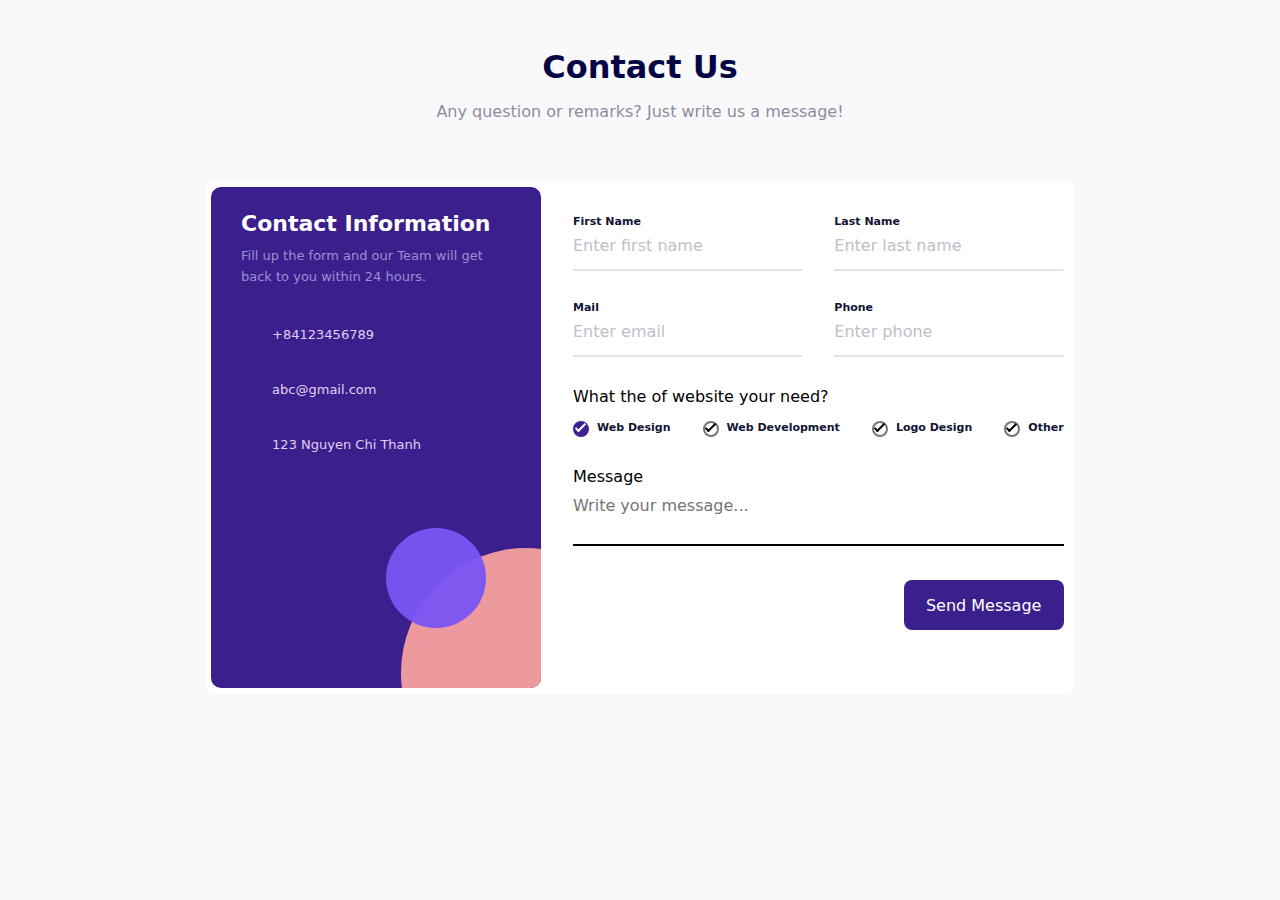
<file: contact.html>
<!DOCTYPE html>
<html lang="en">

<head>
    <meta charset="UTF-8" />
    <meta http-equiv="X-UA-Compatible" content="IE=edge" />
    <meta name="viewport" content="width=device-width, initial-scale=1.0" />
    <title>Demo form</title>
    <!-- Font awesome -->
    <link rel="stylesheet" href="https://cdnjs.cloudflare.com/ajax/libs/font-awesome/6.3.0/css/all.min.css"
        integrity="sha512-SzlrxWUlpfuzQ+pcUCosxcglQRNAq/DZjVsC0lE40xsADsfeQoEypE+enwcOiGjk/bSuGGKHEyjSoQ1zVisanQ=="
        crossorigin="anonymous" referrerpolicy="no-referrer" />

    <!-- Styles -->
    <link rel="stylesheet" href="./assets/css/contact.css" />
</head>

<body>
    <main>
        <div class="heading">
            <h1>Contact Us</h1>
            <p>Any question or remarks? Just write us a message!</p>
        </div>

        <div class="container">
            <!-- Contact info -->
            <section class="contact-info">
                <h2>Contact Information</h2>
                <p class="desc">
                    Fill up the form and our Team will get back to you within 24 hours.
                </p>

                <div class="info-item">
                    <span class="icon">
                        <i class="fa-solid fa-phone"></i>
                    </span>
                    <span class="value">+84123456789</span>
                </div>
                <div class="info-item">
                    <span class="icon">
                        <i class="fa-solid fa-envelope"></i>
                    </span>
                    <span class="value">abc@gmail.com</span>
                </div>
                <div class="info-item">
                    <span class="icon">
                        <i class="fa-solid fa-location-dot"></i>
                    </span>
                    <span class="value">123 Nguyen Chi Thanh</span>
                </div>

                <div class="socials">
                    <a href="#!" class="item">
                        <i class="fa-brands fa-facebook-f"></i>
                    </a>
                    <a href="#!" class="item">
                        <i class="fa-brands fa-twitter"></i>
                    </a>
                    <a href="#!" class="item">
                        <i class="fa-brands fa-instagram"></i>
                    </a>
                    <a href="#!" class="item">
                        <i class="fa-brands fa-linkedin-in"></i>
                    </a>
                </div>

                <div class="circle"></div>
                <div class="circle large"></div>
            </section>

            <!-- Contact form -->
            <div class="contact-form">
                <form action="https://api-gateway.fullstack.edu.vn/action_page.php" autocomplete="off">
                    <div class="form-row">
                        <div class="form-group">
                            <label for="first-name" class="form-label">First Name</label>
                            <input type="text" id="first-name" class="form-input" placeholder="Enter first name"
                                name="First-name" />
                            <p class="form-error">Vui lòng nhập trường này</p>
                        </div>

                        <div class="form-group">
                            <label for="last-name" class="form-label">Last Name</label>
                            <input type="text" id="last-name" class="form-input" placeholder="Enter last name"
                                name="Last-name" />
                            <p class="form-error">Vui lòng nhập trường này</p>
                        </div>
                    </div>

                    <div class="form-row">
                        <div class="form-group">
                            <label for="email" class="form-label">Mail</label>
                            <input type="email" id="email" class="form-input" placeholder="Enter email" name="Email" />
                            <p class="form-error">Vui lòng nhập trường này</p>
                        </div>

                        <div class="form-group">
                            <label for="phone" class="form-label">Phone</label>
                            <input type="tel" id="phone" class="form-input" placeholder="Enter phone" name="Phone" />
                            <p class="form-error">Vui lòng nhập trường này</p>
                        </div>
                    </div>

                    <!-- Radio-check -->
                    <div class="form__check-radio">
                        <label for="" class="form-label-radio">What the of website your need?</label>
                        <div class="form-row form-row__radio">
                            <div class="form-group form-radio">
                                <input type="radio" name="radio" id="web-design" class="form-input" checked
                                    value="Web Design">
                                <label for="web-design" class="form-label">Web Design</label>
                            </div>

                            <div class="form-group form-radio">
                                <input type="radio" name="radio" id="web-Development" class="form-input"
                                    value="Web Development">
                                <label for="web-Development" class="form-label">Web Development</label>
                            </div>

                            <div class="form-group form-radio">
                                <input type="radio" name="radio" id="logo-design" class="form-input"
                                    value="Logo Design">
                                <label for="logo-design" class="form-label">Logo Design</label>
                            </div>

                            <div class="form-group form-radio">
                                <input type="radio" name="radio" id="other" class="form-input" value="Other">
                                <label for="other" class="form-label">Other</label>
                            </div>
                        </div>
                    </div>

                    <div class="form-row">
                        <div class="form-group">
                            <label for="" class="fomr-label">Message</label>
                            <textarea name="message" id="message" minlength="2" class="message"
                                placeholder="Write your message..."></textarea>
                        </div>
                    </div>

                    <div class="form-row form__row-btn">
                        <button type="submit" class="form-btn">Send Message</button>
                    </div>
                </form>
            </div>
        </div>
    </main>
</body>

</html>
</file>
<file: assets/css/contact.css>
* {
  padding: 0;
  margin: 0;
  box-sizing: border-box;
}

:root {
  --primary-color: #3b208d;
  --secondary-color: #ed9a9e;
}

html {
  font-size: 62.5%;
}

body {
  background: #f9f9fb;
}

body,
input,
textarea,
button {
  font-size: 1.6rem;
  font-family: system-ui, -apple-system, BlinkMacSystemFont, "Segoe UI", Roboto,
    Oxygen, Ubuntu, Cantarell, "Open Sans", "Helvetica Neue", sans-serif;
}

main {
  margin: 48px 0;
}

/* Container */
.container {
  display: flex;
  width: 870px;
  margin: 60px auto 0;
  padding: 6px;
  border-radius: 10px;
  background: #fff;
}

/* Heading */
.heading {
  text-align: center;
}

.heading h1 {
  color: #050545;
  font-weight: 900;
  font-size: 3.2rem;
}

.heading p {
  margin-top: 16px;
  color: #8d8d9f;
}

/* Contact info */
.contact-info {
  position: relative;
  flex-shrink: 0;
  width: 330px;
  padding: 24px 30px 30px;
  border-radius: 10px;
  color: #fff;
  background: var(--primary-color);
  overflow: hidden;
}

.contact-info h2 {
  font-weight: 600;
  font-size: 2.2rem;
}

.contact-info .desc {
  margin-top: 10px;
  font-size: 1.3rem;
  line-height: 1.6;
  color: #9e8dd3;
}

.contact-info .info-item {
  margin-top: 36px;
}

.contact-info .info-item .icon {
  display: inline-block;
  width: 18px;
  text-align: center;
  color: var(--secondary-color);
}

.contact-info .info-item .value {
  margin-left: 8px;
  font-size: 1.3rem;
  color: #e0cff3;
}

.socials {
  display: flex;
  column-gap: 10px;
  margin-top: 110px;
}

.socials .item {
  display: inline-flex;
  align-items: center;
  justify-content: center;
  width: 27px;
  height: 27px;
  border-radius: 50%;
  text-decoration: none;
  color: #fff;
  font-size: 1.2rem;
}

.socials .item:hover {
  background: var(--secondary-color);
}

.circle {
  position: absolute;
  right: 55px;
  bottom: 60px;
  z-index: 1;
  width: 100px;
  height: 100px;
  border-radius: 50%;
  background: #7955f3;
  opacity: 0.95;
}

.circle.large {
  right: -110px;
  bottom: -110px;
  z-index: 0;
  width: 250px;
  height: 250px;
  opacity: 1;
  background: var(--secondary-color);
}

/* Contact form */
.contact-form {
  flex-grow: 1;
  padding: 28px 32px;
}

.form-row {
  display: flex;
  gap: 32px;
  margin-bottom: 30px;
}

.form-group {
  flex-grow: 1;
}

.form-group:focus-within .form-label {
  color: #5f42b6;
}

.form-group:focus-within .form-input {
  border-color: #5f42b6;
}

.form-label,
.form-input {
  display: block;
}

.form-label {
  white-space: nowrap;
  font-size: 1.1rem;
  font-weight: 700;
  color: #131434;
}

.form-input {
  width: 100%;
  outline: none;
  border: none;
  border-bottom: 2px solid #e3e3e9;
  padding: 8px 0 14px 0;
  color: #0d0d3b;
}

.form-input::placeholder {
  color: #bebfc9;
}

.form-error {
  display: none;
}

/* form-radio */

.form__check-radio .form-input {
  display: none;
}

.form__check-radio .form-label::before,
.form__check-radio .form-label::after {
  content: "";
  display: inline-block;
}

.form__check-radio .form-label::before {
  align-self: end;
  margin-right: 8px;
  width: 12px;
  height: 12px;
  border: 2px solid #767676;
  border-radius: 50%;
}

.form__check-radio .form-label::after {
  position: absolute;
  top: 3px;
  left: 2px;
  width: 9px;
  height: 3px;
  border-left: 2px solid #000;
  border-bottom: 2px solid #000;
  rotate: -45deg;
}

.form__check-radio .form-label {
  display: flex;
}

.form-radio {
  position: relative;
  display: flex;
}

.form-radio [type="radio"]:checked + label::before {
  background: #3e2093;
  border-color: #3e2093;
}

.form-radio [type="radio"]:checked + label::after {
  border-color: #fff;
}

.form-row__radio {
  margin-top: 15px;
}

/* form-textarea */
.message {
  margin-top: 10px;
  width: 100%;
  resize: none;
  padding: 0 0 10px 0;
  outline: none;
  border: none;
  border-bottom: 2px solid #000;
  overflow: hidden;
}

.form__row-btn {
  justify-content: end;
}

.form-btn {
  display: flex;
  justify-content: center;
  align-items: center;
  width: 160px;
  height: 50px;
  outline: none;
  border: none;
  border-radius: 8px;
  background: var(--primary-color);
  color: #fff;
}
</file>
